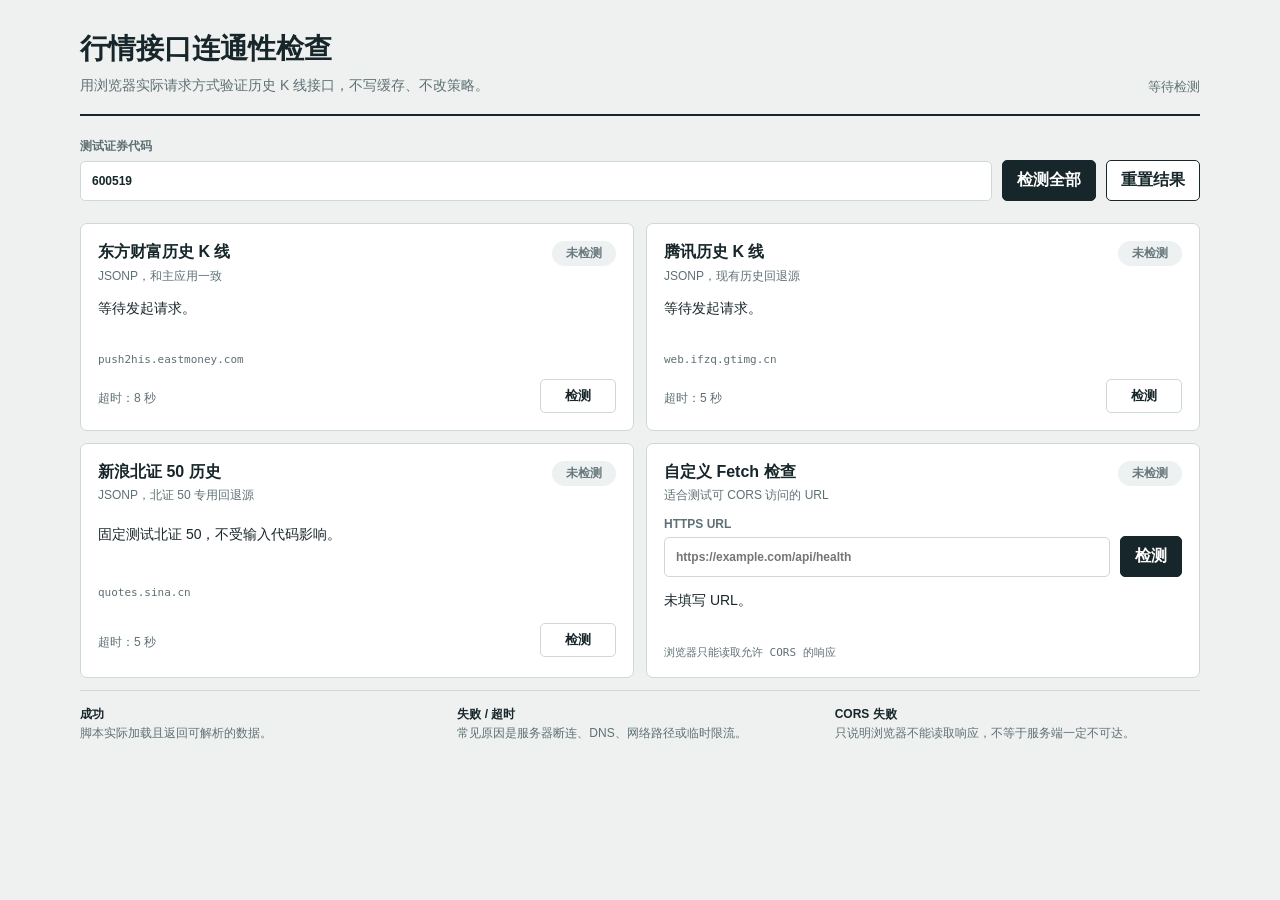
<file: scripts/api-connectivity-check.html>
<!doctype html>
<html lang="zh-CN">
<head>
  <meta charset="utf-8">
  <meta name="viewport" content="width=device-width, initial-scale=1">
  <title>行情接口连通性检查</title>
  <style>
    :root {
      --canvas: #eef1ef;
      --surface: #ffffff;
      --ink: #17262a;
      --muted: #5f7075;
      --line: #ced8d8;
      --brand: #087f5b;
      --brand-soft: #e3f4ed;
      --danger: #c2362b;
      --danger-soft: #fce9e7;
      --warn: #966900;
      --warn-soft: #fff4cb;
      --idle: #68787d;
      --idle-soft: #edf1f1;
    }

    * { box-sizing: border-box; }

    body {
      min-width: 320px;
      margin: 0;
      background: var(--canvas);
      color: var(--ink);
      font-family: -apple-system, BlinkMacSystemFont, "Segoe UI", "PingFang SC", "Hiragino Sans GB", "Microsoft YaHei", sans-serif;
    }

    button,
    input {
      font: inherit;
    }

    .shell {
      width: min(1120px, calc(100% - 32px));
      margin: 32px auto 48px;
    }

    .masthead {
      display: flex;
      justify-content: space-between;
      align-items: end;
      gap: 24px;
      padding-bottom: 18px;
      border-bottom: 2px solid var(--ink);
    }

    h1 {
      margin: 0;
      font-size: 28px;
      line-height: 1.2;
      font-weight: 750;
      letter-spacing: 0;
    }

    .subhead {
      margin: 8px 0 0;
      color: var(--muted);
      font-size: 14px;
      line-height: 1.6;
    }

    .run-state {
      flex: 0 0 auto;
      color: var(--muted);
      font-size: 13px;
      white-space: nowrap;
    }

    .control-bar {
      display: grid;
      grid-template-columns: minmax(180px, 1fr) auto auto;
      gap: 10px;
      align-items: end;
      margin: 22px 0;
    }

    .field-label {
      display: grid;
      gap: 6px;
      color: var(--muted);
      font-size: 12px;
      font-weight: 700;
    }

    input {
      width: 100%;
      min-height: 40px;
      padding: 9px 11px;
      border: 1px solid var(--line);
      border-radius: 5px;
      outline: none;
      background: var(--surface);
      color: var(--ink);
    }

    input:focus {
      border-color: var(--brand);
      box-shadow: 0 0 0 3px rgba(8, 127, 91, 0.13);
    }

    button {
      min-height: 40px;
      padding: 9px 14px;
      border: 1px solid var(--ink);
      border-radius: 5px;
      background: var(--ink);
      color: #fff;
      font-weight: 700;
      cursor: pointer;
    }

    button:hover:not(:disabled) {
      background: #2d4146;
    }

    button.secondary {
      background: var(--surface);
      color: var(--ink);
    }

    button:disabled {
      opacity: 0.55;
      cursor: wait;
    }

    .probe-grid {
      display: grid;
      grid-template-columns: repeat(2, minmax(0, 1fr));
      gap: 12px;
    }

    .probe {
      display: grid;
      gap: 13px;
      min-height: 188px;
      padding: 17px;
      border: 1px solid var(--line);
      border-radius: 7px;
      background: var(--surface);
    }

    .probe-wide {
      grid-column: 1 / -1;
      min-height: 0;
    }

    .probe-title-row {
      display: flex;
      justify-content: space-between;
      align-items: start;
      gap: 12px;
    }

    .probe-title {
      margin: 0;
      font-size: 16px;
      line-height: 1.35;
    }

    .probe-meta {
      margin: 4px 0 0;
      color: var(--muted);
      font-size: 12px;
      line-height: 1.5;
    }

    .badge {
      display: inline-flex;
      align-items: center;
      min-width: 64px;
      justify-content: center;
      padding: 4px 8px;
      border-radius: 999px;
      background: var(--idle-soft);
      color: var(--idle);
      font-size: 12px;
      font-weight: 750;
      white-space: nowrap;
    }

    .badge.running { background: var(--warn-soft); color: var(--warn); }
    .badge.success { background: var(--brand-soft); color: var(--brand); }
    .badge.failure, .badge.timeout, .badge.cors { background: var(--danger-soft); color: var(--danger); }

    .result {
      min-height: 42px;
      color: var(--ink);
      font-size: 14px;
      line-height: 1.55;
    }

    .endpoint {
      overflow: hidden;
      text-overflow: ellipsis;
      white-space: nowrap;
      color: var(--muted);
      font-family: ui-monospace, SFMono-Regular, Menlo, Monaco, Consolas, monospace;
      font-size: 11px;
    }

    .probe-actions {
      display: flex;
      justify-content: space-between;
      align-items: center;
      gap: 12px;
    }

    .probe-actions button {
      min-width: 76px;
      min-height: 34px;
      padding: 6px 10px;
      border-color: var(--line);
      background: var(--surface);
      color: var(--ink);
      font-size: 13px;
    }

    .probe-actions button:hover:not(:disabled) {
      border-color: var(--ink);
      background: var(--idle-soft);
    }

    .custom-row {
      display: grid;
      grid-template-columns: minmax(0, 1fr) auto;
      gap: 10px;
      align-items: end;
    }

    .notes {
      display: grid;
      grid-template-columns: repeat(3, minmax(0, 1fr));
      gap: 12px;
      margin-top: 12px;
      padding-top: 14px;
      border-top: 1px solid var(--line);
      color: var(--muted);
      font-size: 12px;
      line-height: 1.55;
    }

    .note strong { color: var(--ink); }

    @media (max-width: 720px) {
      .shell { width: min(100% - 24px, 1120px); margin-top: 20px; }
      .masthead { display: block; }
      .run-state { margin-top: 10px; }
      .control-bar, .custom-row { grid-template-columns: 1fr; }
      .probe-grid, .notes { grid-template-columns: 1fr; }
      .probe-wide { grid-column: auto; }
      .control-bar button { width: 100%; }
    }
  </style>
</head>
<body>
  <main class="shell">
    <header class="masthead">
      <div>
        <h1>行情接口连通性检查</h1>
        <p class="subhead">用浏览器实际请求方式验证历史 K 线接口，不写缓存、不改策略。</p>
      </div>
      <div class="run-state" id="runState">等待检测</div>
    </header>

    <section class="control-bar" aria-label="检测控制">
      <label class="field-label">
        测试证券代码
        <input id="symbolInput" value="600519" inputmode="numeric" autocomplete="off" spellcheck="false" aria-describedby="symbolHint">
      </label>
      <button id="runAllButton" type="button">检测全部</button>
      <button id="resetButton" class="secondary" type="button">重置结果</button>
    </section>

    <section class="probe-grid" aria-live="polite">
      <article class="probe" data-probe="eastmoney">
        <div class="probe-title-row">
          <div>
            <h2 class="probe-title">东方财富历史 K 线</h2>
            <p class="probe-meta">JSONP，和主应用一致</p>
          </div>
          <span class="badge" data-role="badge">未检测</span>
        </div>
        <div class="result" data-role="result">等待发起请求。</div>
        <div class="endpoint" data-role="endpoint">push2his.eastmoney.com</div>
        <div class="probe-actions"><span class="probe-meta">超时：8 秒</span><button type="button" data-action="eastmoney">检测</button></div>
      </article>

      <article class="probe" data-probe="tencent">
        <div class="probe-title-row">
          <div>
            <h2 class="probe-title">腾讯历史 K 线</h2>
            <p class="probe-meta">JSONP，现有历史回退源</p>
          </div>
          <span class="badge" data-role="badge">未检测</span>
        </div>
        <div class="result" data-role="result">等待发起请求。</div>
        <div class="endpoint" data-role="endpoint">web.ifzq.gtimg.cn</div>
        <div class="probe-actions"><span class="probe-meta">超时：5 秒</span><button type="button" data-action="tencent">检测</button></div>
      </article>

      <article class="probe" data-probe="sina">
        <div class="probe-title-row">
          <div>
            <h2 class="probe-title">新浪北证 50 历史</h2>
            <p class="probe-meta">JSONP，北证 50 专用回退源</p>
          </div>
          <span class="badge" data-role="badge">未检测</span>
        </div>
        <div class="result" data-role="result">固定测试北证 50，不受输入代码影响。</div>
        <div class="endpoint" data-role="endpoint">quotes.sina.cn</div>
        <div class="probe-actions"><span class="probe-meta">超时：5 秒</span><button type="button" data-action="sina">检测</button></div>
      </article>

      <article class="probe" data-probe="custom">
        <div class="probe-title-row">
          <div>
            <h2 class="probe-title">自定义 Fetch 检查</h2>
            <p class="probe-meta">适合测试可 CORS 访问的 URL</p>
          </div>
          <span class="badge" data-role="badge">未检测</span>
        </div>
        <div class="custom-row">
          <label class="field-label">
            HTTPS URL
            <input id="customUrlInput" placeholder="https://example.com/api/health" autocomplete="off" spellcheck="false">
          </label>
          <button type="button" data-action="custom">检测</button>
        </div>
        <div class="result" data-role="result">未填写 URL。</div>
        <div class="endpoint" data-role="endpoint">浏览器只能读取允许 CORS 的响应</div>
      </article>
    </section>

    <section class="notes" aria-label="结果说明">
      <div class="note"><strong>成功</strong><br>脚本实际加载且返回可解析的数据。</div>
      <div class="note"><strong>失败 / 超时</strong><br>常见原因是服务器断连、DNS、网络路径或临时限流。</div>
      <div class="note"><strong>CORS 失败</strong><br>只说明浏览器不能读取响应，不等于服务端一定不可达。</div>
    </section>
  </main>

  <script>
    const probeCards = Object.fromEntries([...document.querySelectorAll('[data-probe]')].map(card => [card.dataset.probe, card]));
    const symbolInput = document.getElementById('symbolInput');
    const customUrlInput = document.getElementById('customUrlInput');
    const runAllButton = document.getElementById('runAllButton');
    const resetButton = document.getElementById('resetButton');
    const runState = document.getElementById('runState');
    let runningCount = 0;

    function nowToken(prefix) {
      return `${prefix}_${Date.now()}_${Math.random().toString(36).slice(2, 8)}`;
    }

    function setRunState(text) {
      runState.textContent = text;
    }

    function setProbeState(name, state, message, endpoint) {
      const card = probeCards[name];
      if (!card) return;
      const badge = card.querySelector('[data-role="badge"]');
      const result = card.querySelector('[data-role="result"]');
      const endpointNode = card.querySelector('[data-role="endpoint"]');
      const labels = { idle: '未检测', running: '检测中', success: '连通', failure: '失败', timeout: '超时', cors: 'CORS 限制' };
      badge.className = `badge ${state === 'idle' ? '' : state}`;
      badge.textContent = labels[state] || state;
      result.textContent = message;
      if (endpoint) endpointNode.textContent = endpoint;
    }

    function normalizeCode(value) {
      const code = String(value || '').trim().replace(/\s/g, '');
      if (/^[01]\.\d{6}$/.test(code)) return code.slice(2);
      return /^\d{6}$/.test(code) ? code : null;
    }

    function resolveSymbols() {
      const code = normalizeCode(symbolInput.value);
      if (!code) return null;
      const isShanghai = /^(6|68)/.test(code);
      const isBeijing = /^(4|8)/.test(code);
      return {
        code,
        eastmoney: `${isShanghai ? '1' : '0'}.${code}`,
        tencent: `${isBeijing ? 'bj' : (isShanghai ? 'sh' : 'sz')}${code}`
      };
    }

    function formatDuration(startedAt) {
      return `${Math.max(0, Math.round(performance.now() - startedAt))} ms`;
    }

    function loadJsonp({ url, callbackName, timeoutMs, validate }) {
      return new Promise(resolve => {
        const startedAt = performance.now();
        let done = false;
        const script = document.createElement('script');
        const finish = (state, payload) => {
          if (done) return;
          done = true;
          clearTimeout(timer);
          delete window[callbackName];
          script.remove();
          resolve({ state, payload, elapsed: formatDuration(startedAt) });
        };
        const timer = window.setTimeout(() => finish('timeout'), timeoutMs);
        window[callbackName] = payload => finish(validate(payload) ? 'success' : 'failure', payload);
        script.async = true;
        script.src = url;
        script.onerror = () => finish('failure');
        document.head.appendChild(script);
      });
    }

    function loadScriptVariable({ url, variableName, timeoutMs, validate }) {
      return new Promise(resolve => {
        const startedAt = performance.now();
        let done = false;
        const script = document.createElement('script');
        const finish = (state, payload) => {
          if (done) return;
          done = true;
          clearTimeout(timer);
          delete window[variableName];
          script.remove();
          resolve({ state, payload, elapsed: formatDuration(startedAt) });
        };
        const timer = window.setTimeout(() => finish('timeout'), timeoutMs);
        window[variableName] = undefined;
        script.async = true;
        script.src = url;
        script.onload = () => {
          const payload = window[variableName];
          finish(validate(payload) ? 'success' : 'failure', payload);
        };
        script.onerror = () => finish('failure');
        document.head.appendChild(script);
      });
    }

    function setRunning(name, endpoint) {
      runningCount += 1;
      setProbeState(name, 'running', '正在发起浏览器实际请求…', endpoint);
      setRunState(`正在检测 ${runningCount} 个接口`);
    }

    function finishRun(name, outcome, successMessage, failureMessage, endpoint) {
      runningCount = Math.max(0, runningCount - 1);
      const state = outcome.state;
      const message = state === 'success'
        ? `${successMessage} · ${outcome.elapsed}`
        : (state === 'timeout' ? `超过设定时间未完成 · ${outcome.elapsed}` : `${failureMessage} · ${outcome.elapsed}`);
      setProbeState(name, state, message, endpoint);
      if (runningCount === 0) setRunState('检测完成');
    }

    async function runEastmoney() {
      const symbols = resolveSymbols();
      if (!symbols) {
        setProbeState('eastmoney', 'failure', '请输入 6 位证券代码，例如 600519。');
        return;
      }
      const callbackName = nowToken('api_probe_em');
      const endpoint = 'push2his.eastmoney.com / 历史 K 线 JSONP';
      const params = new URLSearchParams({
        secid: symbols.eastmoney,
        fields1: 'f1,f2,f3,f4,f5,f6',
        fields2: 'f51,f52,f53,f54,f55,f56,f57,f58,f59,f60,f61',
        klt: '101', fqt: '1', end: '20500101', lmt: '1000', cb: callbackName
      });
      setRunning('eastmoney', endpoint);
      const outcome = await loadJsonp({
        url: `https://push2his.eastmoney.com/api/qt/stock/kline/get?${params}`,
        callbackName,
        timeoutMs: 8000,
        validate: payload => Array.isArray(payload?.data?.klines) && payload.data.klines.length > 0
      });
      const count = Array.isArray(outcome.payload?.data?.klines) ? outcome.payload.data.klines.length : 0;
      finishRun('eastmoney', outcome, `返回 ${count} 根历史 K 线`, '脚本加载失败或响应没有 K 线数据', endpoint);
    }

    async function runTencent() {
      const symbols = resolveSymbols();
      if (!symbols) {
        setProbeState('tencent', 'failure', '请输入 6 位证券代码，例如 600519。');
        return;
      }
      const variableName = nowToken('api_probe_tx');
      const endpoint = 'web.ifzq.gtimg.cn / 历史 K 线 JSONP';
      setRunning('tencent', endpoint);
      const outcome = await loadScriptVariable({
        url: `https://web.ifzq.gtimg.cn/appstock/app/fqkline/get?param=${symbols.tencent},day,,,1000,qfq&_var=${variableName}`,
        variableName,
        timeoutMs: 5000,
        validate: payload => {
          const rows = payload?.data?.[symbols.tencent]?.qfqday || payload?.data?.[symbols.tencent]?.day;
          return payload?.code === 0 && Array.isArray(rows) && rows.length > 0;
        }
      });
      const rows = outcome.payload?.data?.[symbols.tencent]?.qfqday || outcome.payload?.data?.[symbols.tencent]?.day || [];
      finishRun('tencent', outcome, `返回 ${rows.length} 根历史 K 线`, '脚本加载失败或响应没有 K 线数据', endpoint);
    }

    async function runSina() {
      const callbackName = nowToken('api_probe_sina');
      const callbackExpr = encodeURIComponent(`window[${JSON.stringify(callbackName)}]`);
      const endpoint = 'quotes.sina.cn / 北证 50 历史 JSONP';
      setRunning('sina', endpoint);
      const outcome = await loadJsonp({
        url: `https://quotes.sina.cn/cn/api/jsonp_v2.php/${callbackExpr}=/CN_MarketDataService.getKLineData?symbol=bj899050&scale=240&ma=no&datalen=1000`,
        callbackName,
        timeoutMs: 5000,
        validate: payload => Array.isArray(payload) && payload.length > 0
      });
      const rows = Array.isArray(outcome.payload) ? outcome.payload.length : 0;
      finishRun('sina', outcome, `返回 ${rows} 根北证 50 K 线`, '脚本加载失败或响应没有 K 线数据', endpoint);
    }

    async function runCustom() {
      const url = customUrlInput.value.trim();
      if (!/^https:\/\//i.test(url)) {
        setProbeState('custom', 'failure', '请输入以 https:// 开头的 URL。');
        return;
      }
      let host = url;
      try { host = new URL(url).host; } catch (error) {}
      const startedAt = performance.now();
      const controller = new AbortController();
      const timer = window.setTimeout(() => controller.abort(), 8000);
      setRunning('custom', host);
      try {
        const response = await fetch(url, { method: 'GET', cache: 'no-store', signal: controller.signal });
        clearTimeout(timer);
        const elapsed = formatDuration(startedAt);
        runningCount = Math.max(0, runningCount - 1);
        setProbeState('custom', response.ok ? 'success' : 'failure', `HTTP ${response.status} ${response.statusText || ''} · ${elapsed}`, host);
      } catch (error) {
        clearTimeout(timer);
        runningCount = Math.max(0, runningCount - 1);
        const state = error.name === 'AbortError' ? 'timeout' : 'cors';
        const text = state === 'timeout' ? `超过设定时间未完成 · ${formatDuration(startedAt)}` : `浏览器无法读取响应（可能是 CORS 或网络失败）· ${formatDuration(startedAt)}`;
        setProbeState('custom', state, text, host);
      }
      if (runningCount === 0) setRunState('检测完成');
    }

    function resetResults() {
      runningCount = 0;
      for (const name of Object.keys(probeCards)) {
        const messages = {
          eastmoney: '等待发起请求。',
          tencent: '等待发起请求。',
          sina: '固定测试北证 50，不受输入代码影响。',
          custom: '未填写 URL。'
        };
        setProbeState(name, 'idle', messages[name]);
      }
      setRunState('等待检测');
    }

    async function runAll() {
      runAllButton.disabled = true;
      try {
        await Promise.all([runEastmoney(), runTencent(), runSina()]);
      } finally {
        runAllButton.disabled = false;
      }
    }

    document.querySelectorAll('[data-action]').forEach(button => {
      button.addEventListener('click', () => {
        const action = button.dataset.action;
        if (action === 'eastmoney') runEastmoney();
        if (action === 'tencent') runTencent();
        if (action === 'sina') runSina();
        if (action === 'custom') runCustom();
      });
    });
    runAllButton.addEventListener('click', runAll);
    resetButton.addEventListener('click', resetResults);
  </script>
</body>
</html>
</file>
